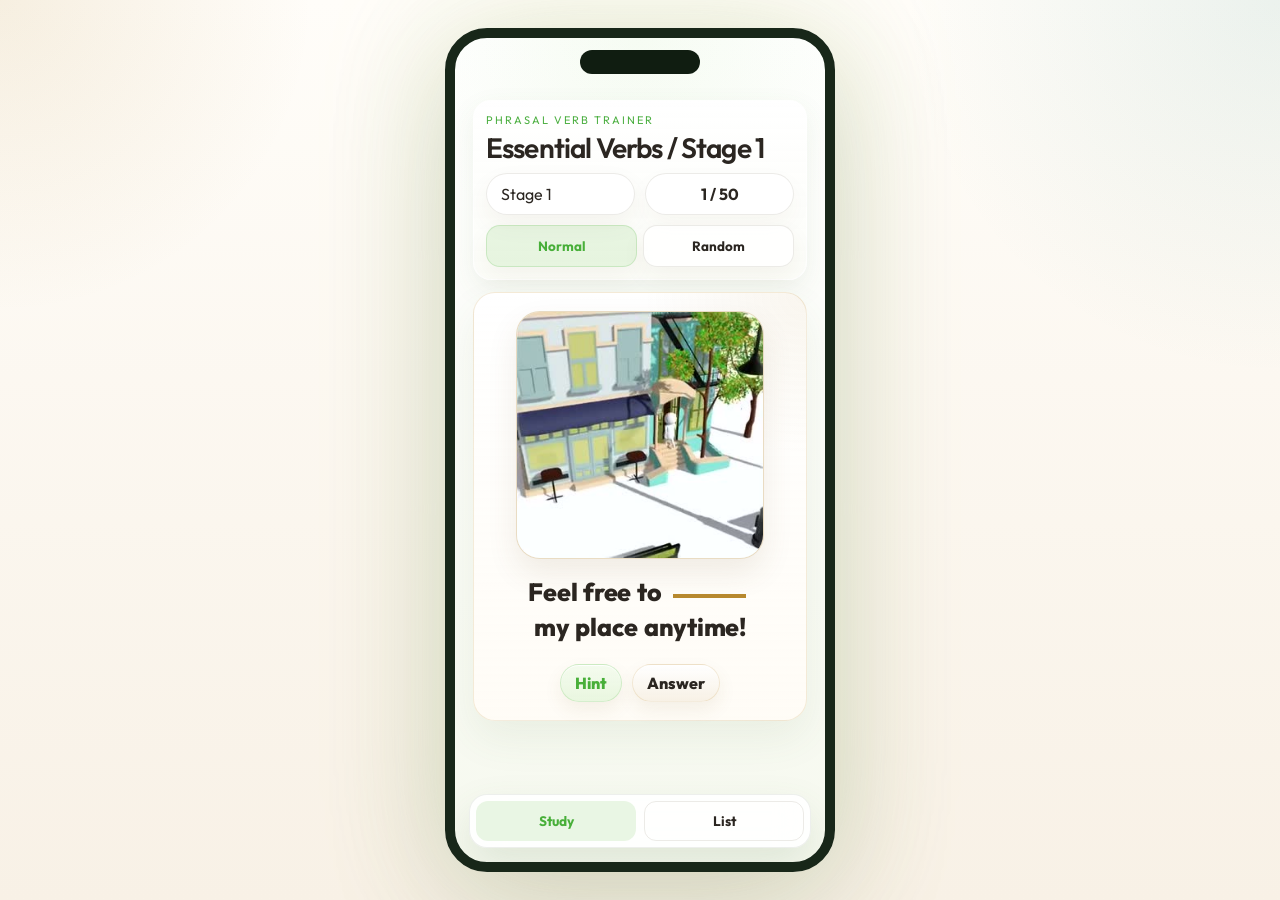
<file: index.html>
<!doctype html>
<html lang="ja">
  <head>
    <meta charset="UTF-8" />
    <meta name="viewport" content="width=device-width, initial-scale=1.0" />
    <title>Phrasal Verb Trainer</title>
    <link rel="preconnect" href="https://fonts.googleapis.com" />
    <link rel="preconnect" href="https://fonts.gstatic.com" crossorigin />
    <link
      href="https://fonts.googleapis.com/css2?family=Outfit:wght@400;500;600;700&family=Noto+Sans+JP:wght@400;500;700&display=swap"
      rel="stylesheet"
    />
    <link rel="stylesheet" href="./styles.css" />
  </head>
  <body>
    <div class="app-stage">
      <div class="phone-shell">
        <div class="phone-camera"></div>
        <section class="screen">
          <div class="screen-scroll">
            <div class="app-shell">
              <header class="topbar">
                <div class="topbar-main">
                  <p class="eyebrow">Phrasal Verb Trainer</p>
                  <h1 id="deck-name">Essential Verbs 400</h1>
                </div>
                <div class="topbar-meta">
                  <label class="mode-field stage-field">
                    <span class="sr-only">Stage</span>
                    <select id="stage-select"></select>
                  </label>
                  <span id="progress-text" class="meta-pill">1 / 50</span>
                  <div class="order-switch" role="tablist" aria-label="Study Order">
                    <button id="order-normal-btn" class="order-btn is-active" type="button">Normal</button>
                    <button id="order-random-btn" class="order-btn" type="button">Random</button>
                  </div>
                </div>
              </header>

              <main class="stage">
                <div id="study-view" class="card-wrap">
                  <article id="card" class="card is-front" aria-live="polite">
                    <section class="card-face card-front">
                      <div class="image-frame">
                        <img id="card-image" alt="" />
                      </div>
                      <p id="front-text" class="sentence"></p>
                      <div class="front-actions">
                        <button id="hint-btn" class="ghost detail-btn" type="button">Hint</button>
                        <button id="answer-btn" class="ghost detail-btn" type="button">Answer</button>
                      </div>
                      <div id="hint-panel" class="detail-panel hint-panel is-hidden">
                        <p class="detail-label">Hint</p>
                        <div id="hint-text" class="detail-text"></div>
                      </div>
                    </section>

                    <section class="card-face card-back">
                      <div class="image-frame back-image-frame">
                        <img id="back-card-image" alt="" />
                      </div>
                      <div class="answer-block">
                        <p id="back-text" class="sentence sentence-back"></p>
                        <div class="answer-audio-row">
                          <button id="audio-btn" class="ghost detail-btn icon-btn" type="button" aria-label="Play Audio Again">🎧</button>
                          <button id="writing-btn" class="ghost detail-btn icon-btn" type="button" aria-label="Open Self Writing">✍️</button>
                        </div>
                      </div>
                      <div id="writing-panel" class="writing-panel is-hidden">
                        <p class="writing-label">Self Writing</p>
                        <p class="writing-helper">Write a sentence using the phrasal verb you just learned.</p>
                        <textarea
                          id="writing-input"
                          class="writing-input"
                          placeholder="Write your own sentence here..."
                        ></textarea>
                        <div class="writing-actions">
                          <button id="writing-mic-btn" class="ghost writing-action-btn is-hidden" type="button" aria-label="Start voice input">🎤</button>
                          <button id="writing-copy-btn" class="ghost writing-action-btn" type="button">Copy</button>
                          <button id="writing-share-btn" class="ghost writing-action-btn" type="button">Share</button>
                        </div>
                      </div>
                      <div class="detail-stack">
                        <div class="accordion-tabs">
                          <button id="translation-btn" class="accordion-toggle" type="button">日本語訳</button>
                          <button id="explanation-btn" class="accordion-toggle" type="button">解説</button>
                          <button id="examples-btn" class="accordion-toggle" type="button">例文</button>
                        </div>
                        <div id="translation-panel" class="detail-panel accordion-panel is-hidden">
                          <p id="translation-text" class="detail-text"></p>
                        </div>
                        <div id="explanation-panel" class="detail-panel accordion-panel is-hidden">
                          <p id="explanation-text" class="detail-text"></p>
                        </div>
                        <div id="examples-panel" class="detail-panel accordion-panel is-hidden">
                          <div id="examples-text" class="detail-text"></div>
                        </div>
                      </div>
                      <div class="review-actions">
                        <button id="again-btn" class="review-btn review-again" type="button">
                          <span class="review-name">Again</span>
                          <small id="again-time" class="review-time">in 0 mins</small>
                        </button>
                        <button id="good-btn" class="review-btn review-good" type="button">
                          <span class="review-name">Normal</span>
                          <small id="good-time" class="review-time">in 10 mins</small>
                        </button>
                        <button id="easy-btn" class="review-btn review-easy" type="button">
                          <span class="review-name">Easy</span>
                          <small id="easy-time" class="review-time">in 4 days</small>
                        </button>
                      </div>
                    </section>
                  </article>
                </div>
                <section id="list-view" class="list-view is-hidden" aria-live="polite">
                  <div class="list-toolbar">
                    <div class="list-search-panel">
                      <input id="list-search" class="list-search" type="search" placeholder="Search phrasal verb or example" />
                    </div>
                  </div>
                  <div id="list-grid" class="list-grid"></div>
                </section>
              </main>
            </div>
          </div>
        </section>
        <nav class="bottom-nav" role="tablist" aria-label="View Mode">
          <button id="study-mode-btn" class="bottom-nav-btn is-active" type="button">Study</button>
          <button id="list-mode-btn" class="bottom-nav-btn" type="button">List</button>
        </nav>
      </div>
    </div>

    <audio id="audio-player" preload="none"></audio>

    <script src="./data/cards.js"></script>
    <script src="./app.js"></script>
  </body>
</html>
</file>
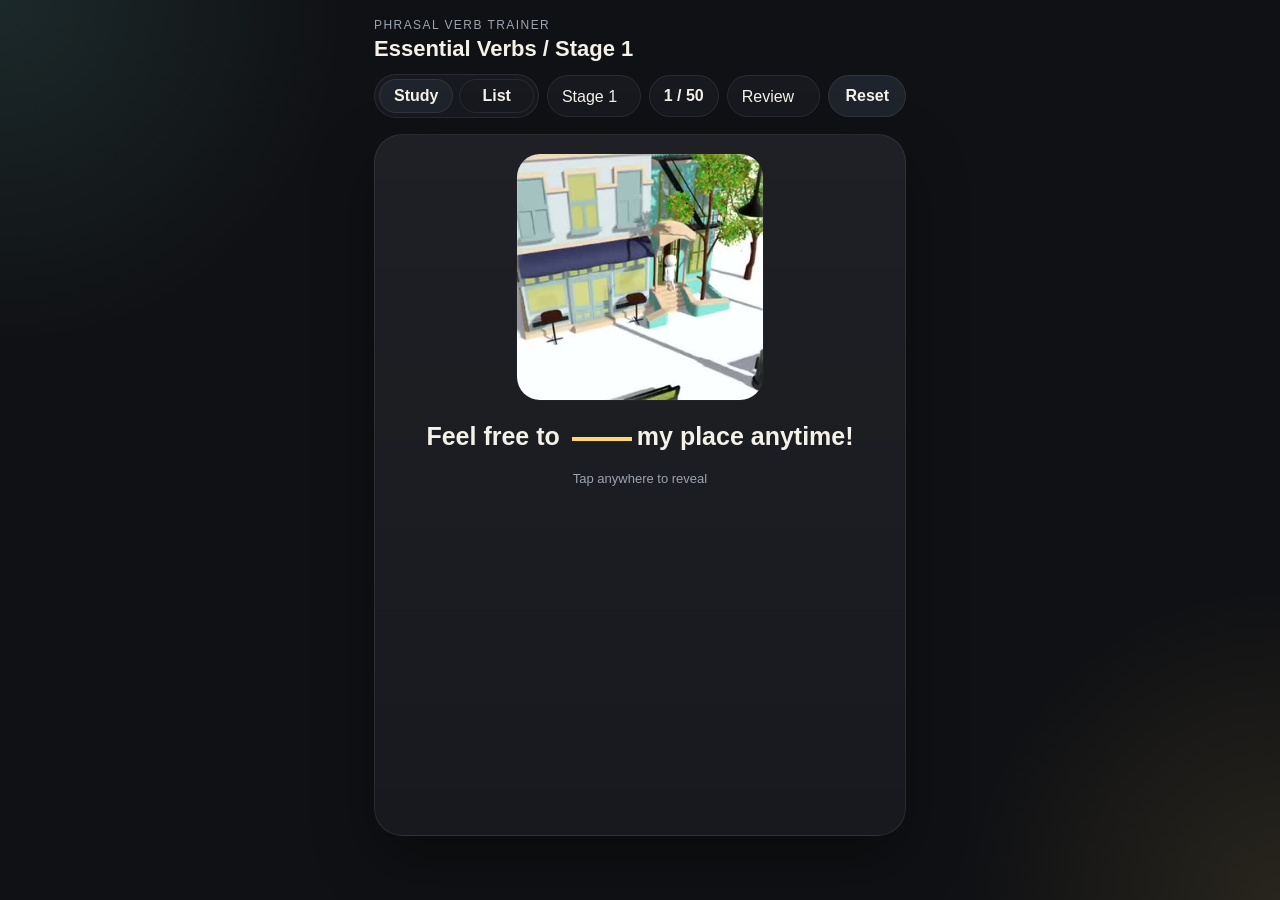
<file: flashcard-app/index.html>
<!doctype html>
<html lang="ja">
  <head>
    <meta charset="UTF-8" />
    <meta name="viewport" content="width=device-width, initial-scale=1.0" />
    <title>Phrasal Verb Trainer</title>
    <link rel="stylesheet" href="./styles.css" />
  </head>
  <body>
    <div class="app-shell">
      <header class="topbar">
        <div class="topbar-main">
          <p class="eyebrow">Phrasal Verb Trainer</p>
          <h1 id="deck-name">Essential Verbs 400</h1>
        </div>
        <div class="topbar-meta">
          <div class="mode-switch" role="tablist" aria-label="View Mode">
            <button id="study-mode-btn" class="mode-btn is-active" type="button">Study</button>
            <button id="list-mode-btn" class="mode-btn" type="button">List</button>
          </div>
          <label class="mode-field stage-field">
            <span class="sr-only">Stage</span>
            <select id="stage-select"></select>
          </label>
          <span id="progress-text" class="meta-pill">1 / 50</span>
          <label class="mode-field">
            <span class="sr-only">Study Order</span>
            <select id="order-mode">
              <option value="review">Review</option>
              <option value="random">Random</option>
            </select>
          </label>
          <button id="reset-progress-btn" class="ghost compact" type="button">Reset</button>
        </div>
      </header>

      <main class="stage">
        <div id="study-view" class="card-wrap">
          <article id="card" class="card is-front" aria-live="polite">
            <section class="card-face card-front">
              <div class="image-frame">
                <img id="card-image" alt="" />
              </div>
              <p id="front-text" class="sentence"></p>
              <p class="tap-hint">Tap anywhere to reveal</p>
            </section>

            <section class="card-face card-back">
              <div class="image-frame back-image-frame">
                <img id="back-card-image" alt="" />
              </div>
              <div class="answer-block">
                <p id="back-text" class="sentence sentence-back"></p>
                <div class="detail-actions">
                  <button id="audio-btn" class="ghost detail-btn icon-btn" type="button" aria-label="Play Audio Again">🎧</button>
                  <button id="translation-btn" class="ghost detail-btn" type="button">日本語訳</button>
                  <button id="explanation-btn" class="ghost detail-btn" type="button">解説</button>
                </div>
                <div id="translation-panel" class="detail-panel is-hidden">
                  <p class="detail-label">日本語訳</p>
                  <p id="translation-text" class="detail-text"></p>
                </div>
                <div id="explanation-panel" class="detail-panel is-hidden">
                  <p class="detail-label">解説</p>
                  <p id="explanation-text" class="detail-text"></p>
                </div>
              </div>
              <div class="review-actions">
                <button id="again-btn" class="review-btn review-again" type="button">
                  <span class="review-name">Again</span>
                  <small id="again-time" class="review-time">0分後に再表示</small>
                </button>
                <button id="good-btn" class="review-btn review-good" type="button">
                  <span class="review-name">Normal</span>
                  <small id="good-time" class="review-time">10分後に表示</small>
                </button>
                <button id="easy-btn" class="review-btn review-easy" type="button">
                  <span class="review-name">Easy</span>
                  <small id="easy-time" class="review-time">4日後に表示</small>
                </button>
              </div>
            </section>
          </article>
        </div>

        <section id="list-view" class="list-view is-hidden" aria-live="polite">
          <div class="list-toolbar">
            <div class="list-search-panel">
              <input id="list-search" class="list-search" type="search" placeholder="Search phrasal verb or example" />
            </div>
          </div>
          <div id="list-grid" class="list-grid"></div>
        </section>
      </main>
    </div>

    <audio id="audio-player" preload="none"></audio>

    <script src="./data/cards.js"></script>
    <script src="./app.js"></script>
  </body>
</html>
</file>
<file: styles.css>
:root {
  --bg: #f7f2e8;
  --bg-soft: #fffdf8;
  --panel: rgba(255, 255, 255, 0.92);
  --panel-2: #f7f0e4;
  --panel-3: #fffaf1;
  --ink: #2b2621;
  --muted: #7a746c;
  --accent: #3f8f84;
  --accent-2: #b8892f;
  --danger: #c86b5f;
  --line: rgba(74, 57, 33, 0.1);
  --line-strong: rgba(184, 137, 47, 0.24);
  --shadow: 0 24px 60px rgba(110, 83, 38, 0.12);
}

* {
  box-sizing: border-box;
}

body {
  margin: 0;
  min-height: 100vh;
  font-family: "Outfit", "Avenir Next", "Hiragino Sans", sans-serif;
  background:
    radial-gradient(circle at top left, rgba(184, 137, 47, 0.12), transparent 20%),
    radial-gradient(circle at top right, rgba(63, 143, 132, 0.1), transparent 24%),
    linear-gradient(180deg, #fffdf9 0%, #f8f1e6 100%),
    var(--bg);
  color: var(--ink);
}

.app-stage {
  min-height: 100vh;
  display: grid;
  place-items: center;
  padding: 24px 12px;
}

.phone-shell {
  width: min(100%, 390px);
  height: min(844px, calc(100vh - 24px));
  background:
    radial-gradient(circle at top, rgba(197, 235, 178, 0.16), transparent 28%),
    linear-gradient(180deg, rgba(255, 255, 255, 0.98), rgba(246, 249, 239, 0.98));
  border-radius: 42px;
  border: 10px solid #182719;
  box-shadow:
    0 32px 120px rgba(50, 78, 53, 0.18),
    0 0 120px rgba(214, 231, 157, 0.3);
  position: relative;
  overflow: hidden;
}

.phone-camera {
  position: absolute;
  top: 12px;
  left: 50%;
  transform: translateX(-50%);
  width: 120px;
  height: 24px;
  border-radius: 999px;
  background: #101d11;
  z-index: 2;
}

.screen {
  position: absolute;
  inset: 0;
  padding-top: 44px;
}

.screen-scroll {
  height: 100%;
  overflow-y: auto;
  padding: 8px 10px 96px;
}

.screen-scroll::-webkit-scrollbar {
  width: 0;
}

button,
select,
input {
  font: inherit;
}

.app-shell {
  width: 100%;
  margin: 0 auto;
  padding: 10px 8px 14px;
  display: grid;
  gap: 12px;
}

.topbar {
  display: grid;
  gap: 10px;
  padding: 12px;
  border-radius: 18px;
  background: linear-gradient(180deg, rgba(255, 255, 255, 0.94), rgba(252, 253, 248, 0.88));
  border: 1px solid rgba(255, 255, 255, 0.78);
  box-shadow: 0 10px 28px rgba(76, 117, 68, 0.08);
}

.topbar-main {
  display: grid;
  gap: 6px;
}

.eyebrow,
.sr-only {
  color: var(--muted);
}

.eyebrow {
  margin: 0;
  font-size: 11px;
  letter-spacing: 0.18em;
  text-transform: uppercase;
  color: #4caf41;
}

h1 {
  margin: 0;
  font-size: clamp(22px, 5vw, 28px);
  line-height: 1.08;
  letter-spacing: -0.03em;
  font-weight: 600;
}

.topbar-meta {
  display: grid;
  grid-template-columns: repeat(2, minmax(0, 1fr));
  gap: 10px;
  align-items: stretch;
}

.meta-pill,
select,
button {
  border-radius: 999px;
  border: 1px solid var(--line);
  background: var(--panel);
  color: var(--ink);
}

.meta-pill {
  display: inline-flex;
  align-items: center;
  justify-content: center;
  min-height: 42px;
  padding: 0 14px;
  font-weight: 700;
  box-shadow: 0 10px 24px rgba(110, 83, 38, 0.04);
}

.mode-field {
  min-width: 0;
}

.stage-field {
  max-width: none;
}

.order-switch {
  display: grid;
  grid-template-columns: repeat(2, minmax(0, 1fr));
  gap: 6px;
  min-width: 0;
  grid-column: 1 / -1;
}

.order-btn {
  min-height: 42px;
  border-radius: 14px;
  background: rgba(255, 255, 255, 0.78);
  font-size: 0.84rem;
  font-weight: 700;
}

.order-btn.is-active {
  background: rgba(97, 192, 70, 0.14);
  border-color: rgba(72, 175, 57, 0.18);
  color: #48af39;
}

select {
  width: 100%;
  min-height: 42px;
  padding: 0 14px;
  appearance: none;
  font-size: clamp(14px, 3.8vw, 16px);
  box-shadow: 0 10px 24px rgba(110, 83, 38, 0.06);
}

button {
  min-height: 42px;
  padding: 0 16px;
  font-weight: 800;
  cursor: pointer;
  box-shadow: 0 10px 24px rgba(110, 83, 38, 0.06);
}

button.ghost {
  background: linear-gradient(180deg, rgba(255, 255, 255, 0.96), rgba(247, 240, 228, 0.95));
}

button.compact {
  grid-column: 1 / -1;
}

.stage {
  display: grid;
}

.card-wrap {
  width: 100%;
}

.card {
  display: grid;
  min-height: auto;
}

.card.is-instant {
  transition: none;
}

.card.is-back {
  transform: none;
}

.card-face {
  position: relative;
  display: none;
  align-content: start;
  gap: 16px;
  padding: 18px;
  border-radius: 22px;
  background:
    radial-gradient(circle at top right, rgba(184, 137, 47, 0.08), transparent 30%),
    linear-gradient(180deg, rgba(255, 255, 255, 0.78), rgba(255, 252, 246, 0.98)),
    var(--panel);
  border: 1px solid rgba(184, 137, 47, 0.16);
  box-shadow: 0 18px 40px rgba(76, 117, 68, 0.08);
  overflow-anchor: none;
}

.card.is-front .card-front,
.card.is-back .card-back {
  display: grid;
}

.card-back {
  transform: none;
}

.image-frame {
  width: clamp(212px, 52vw, 248px);
  aspect-ratio: 1 / 1;
  margin: 0 auto;
  position: relative;
  border-radius: 24px;
  overflow: hidden;
  background: #f4eee4;
  border: 1px solid rgba(184, 137, 47, 0.18);
  box-shadow: 0 14px 30px rgba(110, 83, 38, 0.1);
}

.image-frame img {
  width: 100%;
  height: 100%;
  object-fit: cover;
  display: block;
}

.sentence {
  margin: 0 auto;
  max-width: 440px;
  font-size: clamp(18px, 5.3vw, 25px);
  line-height: 1.38;
  text-align: center;
  font-weight: 800;
  letter-spacing: -0.01em;
  word-spacing: 0.04em;
  text-wrap: balance;
}

.sentence-back {
  font-size: clamp(18px, 5vw, 24px);
  line-height: 1.42;
}

.blank {
  display: inline-block;
  min-width: calc(var(--blank-ch, 8) * 0.72ch);
  padding: 0 6px 1px;
  margin-inline: 0.22em;
  border-bottom: 4px solid var(--accent-2);
  color: var(--accent-2);
  vertical-align: middle;
}

.filled {
  display: inline-block;
  margin-inline: 0.22em;
  color: var(--accent-2);
}

.front-actions {
  display: flex;
  justify-content: center;
  gap: 10px;
  margin-top: 4px;
}

.answer-block,
.result-panel {
  display: grid;
  gap: 12px;
  justify-items: center;
  text-align: center;
}

.card-back .answer-block {
  width: 100%;
  padding-top: 14px;
  border-top: 1px solid rgba(184, 137, 47, 0.2);
}

.card-back .back-image-frame {
  margin-bottom: 2px;
}

.answer-audio-row {
  display: flex;
  justify-content: center;
  gap: 10px;
}

.writing-panel {
  display: grid;
  gap: 10px;
  padding: 14px;
  border: 1px solid rgba(72, 175, 57, 0.14);
  border-radius: 18px;
  background:
    linear-gradient(180deg, rgba(244, 251, 238, 0.88), rgba(255, 255, 255, 0.96));
  box-shadow:
    inset 0 1px 0 rgba(255, 255, 255, 0.7),
    0 10px 24px rgba(76, 117, 68, 0.06);
}

.writing-label {
  margin: 0;
  font-size: 0.76rem;
  font-weight: 700;
  letter-spacing: 0.08em;
  text-transform: uppercase;
  color: #48af39;
}

.writing-helper {
  margin: -2px 0 0;
  color: var(--muted);
  font-size: 0.84rem;
  line-height: 1.5;
}

.writing-input {
  width: 100%;
  min-height: 120px;
  resize: vertical;
  padding: 14px;
  border-radius: 16px;
  border: 1px solid rgba(72, 175, 57, 0.14);
  background: rgba(255, 255, 255, 0.92);
  color: var(--ink);
  line-height: 1.6;
  font-family: inherit;
  font-size: 0.98rem;
}

.writing-actions {
  display: flex;
  gap: 8px;
  flex-wrap: wrap;
}

.writing-action-btn {
  min-height: 38px;
  padding: 0 14px;
}

.detail-btn {
  min-height: 38px;
  padding: 0 14px;
  border-color: rgba(184, 137, 47, 0.16);
  box-shadow:
    inset 0 1px 0 rgba(255, 255, 255, 0.85),
    0 8px 18px rgba(110, 83, 38, 0.08);
}

#hint-btn {
  color: #48af39;
  border-color: rgba(72, 175, 57, 0.18);
  background: linear-gradient(180deg, rgba(244, 251, 238, 0.98), rgba(232, 246, 222, 0.96));
}

#hint-btn:hover {
  background: linear-gradient(180deg, rgba(236, 248, 228, 0.98), rgba(224, 242, 211, 0.96));
}

.icon-btn {
  min-width: 38px;
  padding: 0;
  font-size: 18px;
  line-height: 1;
}

.detail-panel {
  width: min(100%, 420px);
  padding: 14px 15px;
  border: 1px solid rgba(184, 137, 47, 0.22);
  border-radius: 18px;
  background:
    linear-gradient(180deg, rgba(184, 137, 47, 0.08), transparent 34%),
    linear-gradient(180deg, rgba(255, 255, 255, 0.96), rgba(250, 244, 234, 0.98)),
    var(--panel-3);
  box-shadow:
    inset 0 0 0 1px rgba(255, 255, 255, 0.58),
    0 12px 30px rgba(110, 83, 38, 0.1);
  text-align: left;
  position: relative;
  overflow: hidden;
  scroll-margin-top: 14px;
}

.detail-panel::before {
  content: "";
  position: absolute;
  inset: 8px;
  border: 1px solid rgba(184, 137, 47, 0.16);
  border-radius: 12px;
  pointer-events: none;
}

.hint-panel {
  margin: 0 auto;
  text-align: left;
  border-color: rgba(72, 175, 57, 0.2);
  background:
    linear-gradient(180deg, rgba(97, 192, 70, 0.08), transparent 34%),
    linear-gradient(180deg, rgba(255, 255, 255, 0.96), rgba(245, 251, 239, 0.98)),
    var(--panel-3);
}

.hint-list {
  margin: 0;
  padding: 0;
  list-style: none;
  display: grid;
  gap: 8px;
}

.hint-list li {
  padding: 10px 12px;
  border-radius: 12px;
  background:
    linear-gradient(180deg, rgba(63, 143, 132, 0.08), rgba(255, 255, 255, 0.42)),
    rgba(255, 255, 255, 0.65);
  border: 1px solid rgba(63, 143, 132, 0.16);
}


.hint-panel .detail-label {
  color: #48af39;
}

.hint-panel .detail-label::before,
.hint-panel .detail-label::after {
  background: rgba(72, 175, 57, 0.55);
}

.detail-label {
  margin: 0 0 10px;
  color: var(--accent-2);
  font-size: 11px;
  font-weight: 800;
  letter-spacing: 0.16em;
  text-transform: uppercase;
  display: inline-flex;
  align-items: center;
  gap: 8px;
}

.detail-label::before,
.detail-label::after {
  content: "";
  display: block;
  width: 10px;
  height: 1px;
  background: rgba(184, 137, 47, 0.55);
}

.detail-text {
  margin: 0;
  line-height: 1.7;
  font-size: 14px;
}

.review-actions {
  display: grid;
  grid-template-columns: 1fr;
  gap: 10px;
  padding-top: 8px;
}

.detail-stack {
  display: grid;
  gap: 10px;
  padding-top: 4px;
}

.accordion-tabs {
  display: grid;
  grid-template-columns: repeat(3, minmax(0, 1fr));
  gap: 8px;
  width: 100%;
}

.accordion-toggle {
  min-height: 40px;
  width: 100%;
  text-align: center;
  padding: 0 10px;
  background: linear-gradient(180deg, rgba(244, 251, 238, 0.98), rgba(232, 246, 222, 0.96));
  border: 1px solid rgba(72, 175, 57, 0.18);
  border-radius: 999px;
  box-shadow:
    inset 0 1px 0 rgba(255, 255, 255, 0.8),
    0 8px 18px rgba(76, 117, 68, 0.08);
  font-size: 0.86rem;
  font-weight: 700;
  color: #48af39;
}

.accordion-toggle.is-open {
  color: #48af39;
  background: linear-gradient(180deg, rgba(236, 248, 228, 0.98), rgba(224, 242, 211, 0.96));
}

.accordion-panel {
  width: 100%;
}

.accordion-panel.detail-panel {
  border: 1px solid rgba(184, 137, 47, 0.14);
  border-radius: 18px;
  box-shadow:
    inset 0 1px 0 rgba(255, 255, 255, 0.58),
    0 10px 24px rgba(110, 83, 38, 0.06);
  background:
    linear-gradient(180deg, rgba(255, 255, 255, 0.96), rgba(250, 244, 234, 0.98)),
    var(--panel-3);
  padding: 12px 14px 14px;
}

.accordion-panel.detail-panel::before {
  display: none;
}

.review-btn {
  min-height: 60px;
  display: flex;
  flex-direction: column;
  align-items: center;
  justify-content: center;
  gap: 2px;
  padding: 10px 8px;
  text-align: center;
}

.review-name {
  font-size: clamp(14px, 3.8vw, 16px);
  font-weight: 800;
  line-height: 1.2;
}

.review-time {
  font-size: clamp(10px, 2.9vw, 12px);
  line-height: 1.2;
  opacity: 0.82;
}

.review-again {
  background: linear-gradient(180deg, rgba(243, 217, 213, 0.9), rgba(241, 205, 199, 0.94));
  color: var(--danger);
}

.review-good {
  background: linear-gradient(180deg, rgba(221, 241, 237, 0.95), rgba(204, 232, 226, 0.94));
  color: var(--accent);
}

.review-easy {
  background: linear-gradient(180deg, rgba(248, 238, 209, 0.96), rgba(243, 228, 184, 0.94));
  color: var(--accent-2);
}

.list-view {
  width: 100%;
  display: grid;
  gap: 12px;
}

.list-toolbar {
  display: grid;
  gap: 12px;
  padding: 12px;
  border: 1px solid var(--line);
  border-radius: 20px;
  background: rgba(255, 255, 255, 0.88);
  box-shadow: 0 10px 28px rgba(76, 117, 68, 0.08);
}

.list-search-panel {
  display: grid;
}

.list-search {
  width: 100%;
  min-height: 42px;
  padding: 0 14px;
  border-radius: 999px;
  border: 1px solid var(--line);
  background: rgba(255, 255, 255, 0.92);
  color: var(--ink);
}

.list-grid {
  display: grid;
  gap: 12px;
}

.list-card {
  display: grid;
  grid-template-columns: 88px 1fr;
  gap: 12px;
  padding: 12px;
  border: 1px solid var(--line);
  border-radius: 20px;
  background: rgba(255, 255, 255, 0.9);
  box-shadow: 0 10px 28px rgba(76, 117, 68, 0.08);
}

.list-image-frame {
  width: 88px;
  height: 88px;
  border-radius: 16px;
  overflow: hidden;
  border: 1px solid rgba(184, 137, 47, 0.16);
  background: #f4eee4;
}

.list-image-frame img {
  width: 100%;
  height: 100%;
  object-fit: cover;
  display: block;
}

.list-copy {
  display: grid;
  gap: 8px;
  align-content: start;
}

.list-head {
  display: flex;
  align-items: center;
  justify-content: space-between;
  gap: 10px;
}

.list-answer {
  margin: 0;
  color: var(--accent-2);
  font-weight: 800;
  font-size: 17px;
}

.list-sentence {
  margin: 0;
  line-height: 1.58;
  font-size: 15px;
  word-spacing: 0.03em;
}

.list-controls {
  display: flex;
  gap: 8px;
  flex-wrap: wrap;
}

.list-toggle-btn {
  min-height: 34px;
  padding: 0 12px;
}

.list-detail-panels {
  display: grid;
  gap: 8px;
}

.list-detail {
  padding: 10px 12px;
  border: 1px solid rgba(184, 137, 47, 0.16);
  border-radius: 16px;
  background: linear-gradient(180deg, rgba(255, 255, 255, 0.94), rgba(247, 240, 228, 0.95));
}

.list-detail span {
  display: block;
  margin-bottom: 2px;
  color: var(--muted);
  font-size: 11px;
  letter-spacing: 0.08em;
  text-transform: uppercase;
}

.list-detail p {
  margin: 0;
  line-height: 1.68;
  font-size: 14px;
  color: var(--ink);
}

.list-detail-examples p {
  line-height: 1.7;
  font-size: 13.5px;
  letter-spacing: 0;
}

.list-audio {
  min-height: 36px;
}

.list-empty {
  padding: 12px;
  border: 1px solid var(--line);
  border-radius: 20px;
  background: rgba(255, 255, 255, 0.88);
  box-shadow: 0 10px 28px rgba(76, 117, 68, 0.08);
  color: var(--muted);
  text-align: center;
}

.bottom-nav {
  position: absolute;
  left: 14px;
  right: 14px;
  bottom: 14px;
  display: grid;
  grid-template-columns: repeat(2, minmax(0, 1fr));
  gap: 8px;
  padding: 6px;
  border-radius: 18px;
  background: rgba(255, 255, 255, 0.9);
  border: 1px solid rgba(25, 49, 30, 0.08);
  box-shadow: 0 18px 40px rgba(76, 117, 68, 0.14);
  backdrop-filter: blur(16px);
  z-index: 3;
}

.bottom-nav-btn {
  min-height: 40px;
  border-radius: 12px;
  background: transparent;
  box-shadow: none;
  font-size: 0.86rem;
  font-weight: 700;
}

.bottom-nav-btn.is-active {
  background: rgba(97, 192, 70, 0.14);
  border-color: transparent;
  color: #48af39;
}

.is-hidden {
  display: none;
}

.sr-only {
  position: absolute;
  width: 1px;
  height: 1px;
  padding: 0;
  margin: -1px;
  overflow: hidden;
  clip: rect(0, 0, 0, 0);
  white-space: nowrap;
  border: 0;
}

@media (max-width: 560px) {
  .app-stage {
    padding: 0;
  }

  .phone-shell {
    width: 100%;
    height: 100vh;
    border-radius: 0;
    border-width: 0;
    box-shadow: none;
  }

  .card {
    min-height: 76vh;
  }

  .card-face {
    padding: 16px;
    border-radius: 24px;
  }

  .image-frame {
    width: 220px;
  }

  .review-actions {
    grid-template-columns: 1fr;
  }

  .bottom-nav {
    left: 10px;
    right: 10px;
    bottom: 10px;
  }
}

@media (max-width: 380px) {
  .screen-scroll {
    padding-inline: 8px;
  }

  .topbar-meta {
    grid-template-columns: repeat(2, minmax(0, 1fr));
  }

  .mode-switch,
  button.compact {
    grid-column: 1 / -1;
  }

  .meta-pill {
    justify-content: center;
    padding-inline: 10px;
    font-size: 14px;
  }

  select,
  button,
  .detail-btn {
    font-size: 14px;
  }

  .card-face {
    padding: 14px;
    gap: 14px;
  }

  .image-frame {
    width: min(100%, 208px);
  }

  .sentence,
  .sentence-back {
    line-height: 1.24;
  }
}
</file>
<file: flashcard-app/styles.css>
:root {
  --bg: #101114;
  --panel: #17191e;
  --panel-2: #1f232b;
  --ink: #f4f1e8;
  --muted: #9ca3af;
  --accent: #71d8c7;
  --accent-2: #ffd66b;
  --danger: #ff8b7f;
  --line: rgba(255, 255, 255, 0.08);
  --shadow: 0 24px 60px rgba(0, 0, 0, 0.35);
}

* {
  box-sizing: border-box;
}

body {
  margin: 0;
  min-height: 100vh;
  font-family: "Avenir Next", "Hiragino Sans", sans-serif;
  background:
    radial-gradient(circle at top left, rgba(113, 216, 199, 0.12), transparent 22%),
    radial-gradient(circle at bottom right, rgba(255, 214, 107, 0.1), transparent 20%),
    var(--bg);
  color: var(--ink);
}

button,
select,
input {
  font: inherit;
}

.app-shell {
  width: min(100%, 560px);
  margin: 0 auto;
  padding: 18px 14px 28px;
}

.topbar {
  display: grid;
  gap: 14px;
  margin-bottom: 16px;
}

.topbar-main {
  display: grid;
  gap: 6px;
}

.eyebrow,
.tap-hint,
.sr-only {
  color: var(--muted);
}

.eyebrow {
  margin: 0;
  font-size: 12px;
  letter-spacing: 0.12em;
  text-transform: uppercase;
}

h1 {
  margin: 0;
  font-size: 22px;
  line-height: 1;
}

.topbar-meta {
  display: flex;
  align-items: center;
  gap: 8px;
  flex-wrap: wrap;
}

.mode-switch {
  display: inline-grid;
  grid-template-columns: 1fr 1fr;
  gap: 6px;
  padding: 4px;
  border: 1px solid var(--line);
  border-radius: 999px;
  background: var(--panel);
}

.mode-btn {
  min-height: 34px;
  padding: 0 14px;
  background: transparent;
}

.mode-btn.is-active {
  background: var(--panel-2);
}

.meta-pill,
select,
button {
  border-radius: 999px;
  border: 1px solid var(--line);
  background: var(--panel);
  color: var(--ink);
}

.meta-pill {
  display: inline-flex;
  align-items: center;
  min-height: 42px;
  padding: 0 14px;
  font-weight: 700;
}

.mode-field {
  flex: 1;
}

.stage-field {
  max-width: 148px;
}

select {
  width: 100%;
  min-height: 42px;
  padding: 0 14px;
  appearance: none;
}

button {
  min-height: 42px;
  padding: 0 16px;
  font-weight: 800;
  cursor: pointer;
}

button.ghost {
  background: var(--panel-2);
}

button.compact {
  flex: 0 0 auto;
}

.stage {
  display: grid;
}

.card-wrap {
  width: 100%;
}

.card {
  position: relative;
  min-height: 78vh;
  transform-style: preserve-3d;
  transition: transform 0.45s ease;
}

.card.is-instant {
  transition: none;
}

.card.is-back {
  transform: rotateY(180deg);
}

.card-face {
  position: absolute;
  inset: 0;
  display: grid;
  align-content: start;
  gap: 18px;
  padding: 18px;
  border-radius: 28px;
  background:
    linear-gradient(180deg, rgba(255, 255, 255, 0.03), transparent),
    var(--panel);
  border: 1px solid var(--line);
  box-shadow: var(--shadow);
  backface-visibility: hidden;
}

.card-back {
  transform: rotateY(180deg);
}

.image-frame {
  width: 248px;
  aspect-ratio: 1 / 1;
  margin: 0 auto;
  border-radius: 24px;
  overflow: hidden;
  background: #0d0f14;
  border: 1px solid var(--line);
}

.image-frame img {
  width: 100%;
  height: 100%;
  object-fit: cover;
  display: block;
}

.sentence {
  margin: 0 auto;
  max-width: 440px;
  font-size: 25px;
  line-height: 1.42;
  text-align: center;
  font-weight: 800;
}

.sentence-back {
  font-size: 24px;
}

.blank {
  display: inline-block;
  min-width: calc(var(--blank-ch, 8) * 0.72ch);
  padding: 0 6px 1px;
  margin-inline: 0.2em;
  border-bottom: 4px solid var(--accent-2);
  color: var(--accent-2);
  vertical-align: middle;
}

.filled {
  display: inline-block;
  margin-inline: 0.2em;
  color: var(--accent-2);
}

.tap-hint {
  margin: -2px auto 0;
  text-align: center;
  font-size: 13px;
}

.answer-block,
.result-panel {
  display: grid;
  gap: 10px;
  justify-items: center;
  text-align: center;
}

.detail-actions {
  display: flex;
  gap: 8px;
  flex-wrap: wrap;
  justify-content: center;
}

.detail-btn {
  min-height: 38px;
  padding: 0 14px;
}

.icon-btn {
  min-width: 38px;
  padding: 0;
  font-size: 18px;
  line-height: 1;
}

.detail-panel {
  width: min(100%, 420px);
  padding: 12px 14px;
  border: 1px solid var(--line);
  border-radius: 16px;
  background: var(--panel-2);
  text-align: left;
}

.detail-label {
  margin: 0 0 6px;
  color: var(--muted);
  font-size: 12px;
  letter-spacing: 0.08em;
  text-transform: uppercase;
}

.detail-text {
  margin: 0;
  line-height: 1.55;
  font-size: 14px;
}

.review-actions {
  display: grid;
  grid-template-columns: repeat(3, minmax(0, 1fr));
  gap: 10px;
  margin-top: auto;
}

.review-btn {
  min-height: 56px;
  display: flex;
  flex-direction: column;
  align-items: center;
  justify-content: center;
  gap: 2px;
  padding-inline: 10px;
  text-align: center;
}

.review-name {
  font-size: 14px;
  font-weight: 800;
  line-height: 1.2;
}

.review-time {
  font-size: 11px;
  line-height: 1.15;
  opacity: 0.82;
}

.review-again {
  background: rgba(255, 139, 127, 0.18);
  color: var(--danger);
}

.review-good {
  background: rgba(113, 216, 199, 0.18);
  color: var(--accent);
}

.review-easy {
  background: rgba(255, 214, 107, 0.18);
  color: var(--accent-2);
}

.list-view {
  width: 100%;
  display: grid;
  gap: 12px;
}

.list-toolbar {
  display: grid;
  gap: 12px;
  padding: 12px;
  border: 1px solid var(--line);
  border-radius: 20px;
  background: var(--panel);
  box-shadow: var(--shadow);
}

.list-search-panel {
  display: grid;
}

.list-search {
  width: 100%;
  min-height: 42px;
  padding: 0 14px;
  border-radius: 999px;
  border: 1px solid var(--line);
  background: var(--panel-2);
  color: var(--ink);
}

.list-grid {
  display: grid;
  gap: 12px;
}

.list-card {
  display: grid;
  grid-template-columns: 88px 1fr;
  gap: 12px;
  padding: 12px;
  border: 1px solid var(--line);
  border-radius: 20px;
  background: var(--panel);
  box-shadow: var(--shadow);
}

.list-image-frame {
  width: 88px;
  height: 88px;
  border-radius: 16px;
  overflow: hidden;
  border: 1px solid var(--line);
  background: #0d0f14;
}

.list-image-frame img {
  width: 100%;
  height: 100%;
  object-fit: cover;
  display: block;
}

.list-copy {
  display: grid;
  gap: 8px;
  align-content: start;
}

.list-head {
  display: flex;
  align-items: center;
  justify-content: space-between;
  gap: 10px;
}

.list-answer {
  margin: 0;
  color: var(--accent-2);
  font-weight: 800;
  font-size: 17px;
}

.list-sentence {
  margin: 0;
  line-height: 1.45;
  font-size: 15px;
}

.list-controls {
  display: flex;
  gap: 8px;
  flex-wrap: wrap;
}

.list-toggle-btn {
  min-height: 34px;
  padding: 0 12px;
}

.list-detail-panels {
  display: grid;
  gap: 8px;
}

.list-detail {
  padding: 10px 12px;
  border: 1px solid var(--line);
  border-radius: 16px;
  background: var(--panel-2);
}

.list-detail span {
  display: block;
  margin-bottom: 2px;
  color: var(--muted);
  font-size: 11px;
  letter-spacing: 0.08em;
  text-transform: uppercase;
}

.list-detail p {
  margin: 0;
  line-height: 1.55;
  font-size: 14px;
  color: var(--ink);
}

.list-audio {
  min-height: 36px;
}

.list-empty {
  padding: 12px;
  border: 1px solid var(--line);
  border-radius: 20px;
  background: var(--panel);
  box-shadow: var(--shadow);
}

.list-empty {
  color: var(--muted);
  text-align: center;
}

.is-hidden {
  display: none;
}

.sr-only {
  position: absolute;
  width: 1px;
  height: 1px;
  padding: 0;
  margin: -1px;
  overflow: hidden;
  clip: rect(0, 0, 0, 0);
  white-space: nowrap;
  border: 0;
}

@media (max-width: 560px) {
  .app-shell {
    padding: 14px 12px 24px;
  }

  .topbar-meta {
    flex-wrap: wrap;
  }

  .mode-field,
  .compact {
    width: 100%;
  }

  .stage-field {
    max-width: none;
  }

  .card {
    min-height: 76vh;
  }

  .card-face {
    padding: 16px;
    border-radius: 24px;
  }

  .image-frame {
    width: 220px;
  }

  .sentence,
  .sentence-back {
    font-size: 22px;
  }

  .review-actions {
    grid-template-columns: 1fr;
  }
}
</file>
